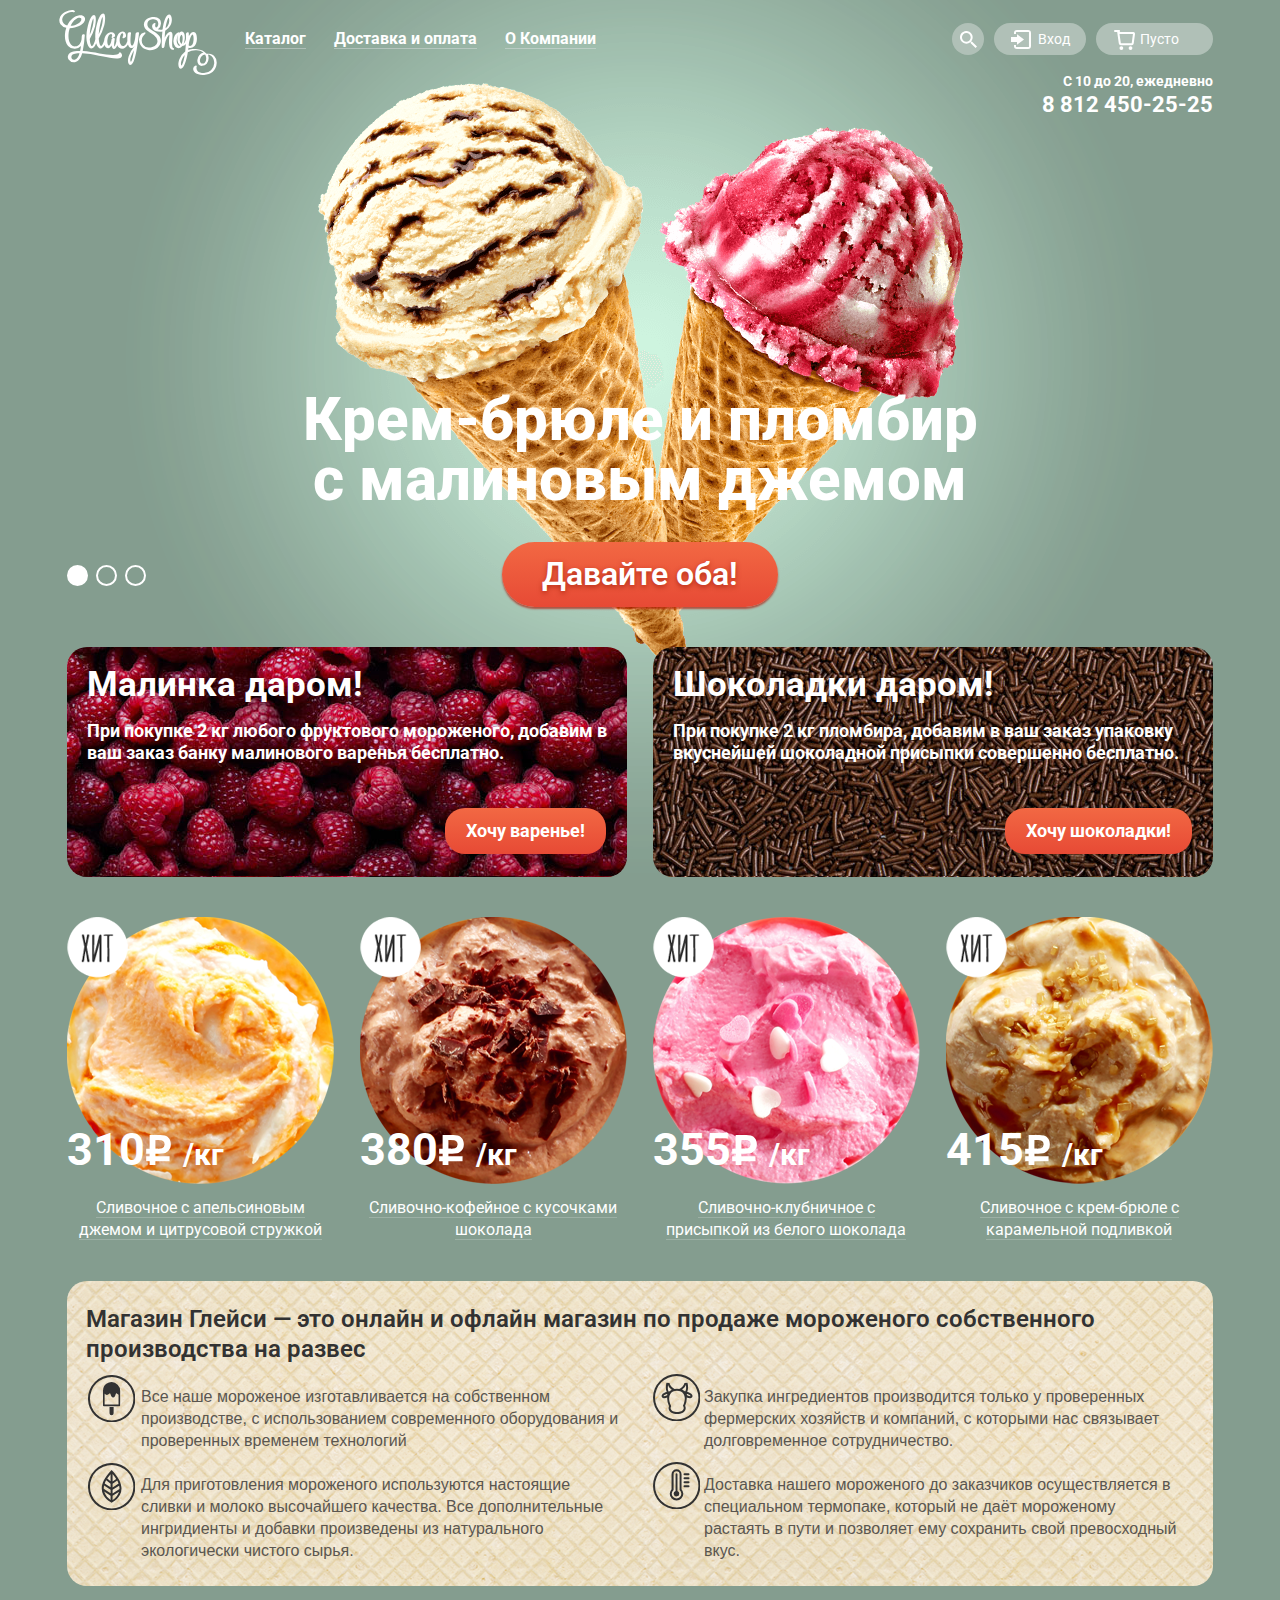
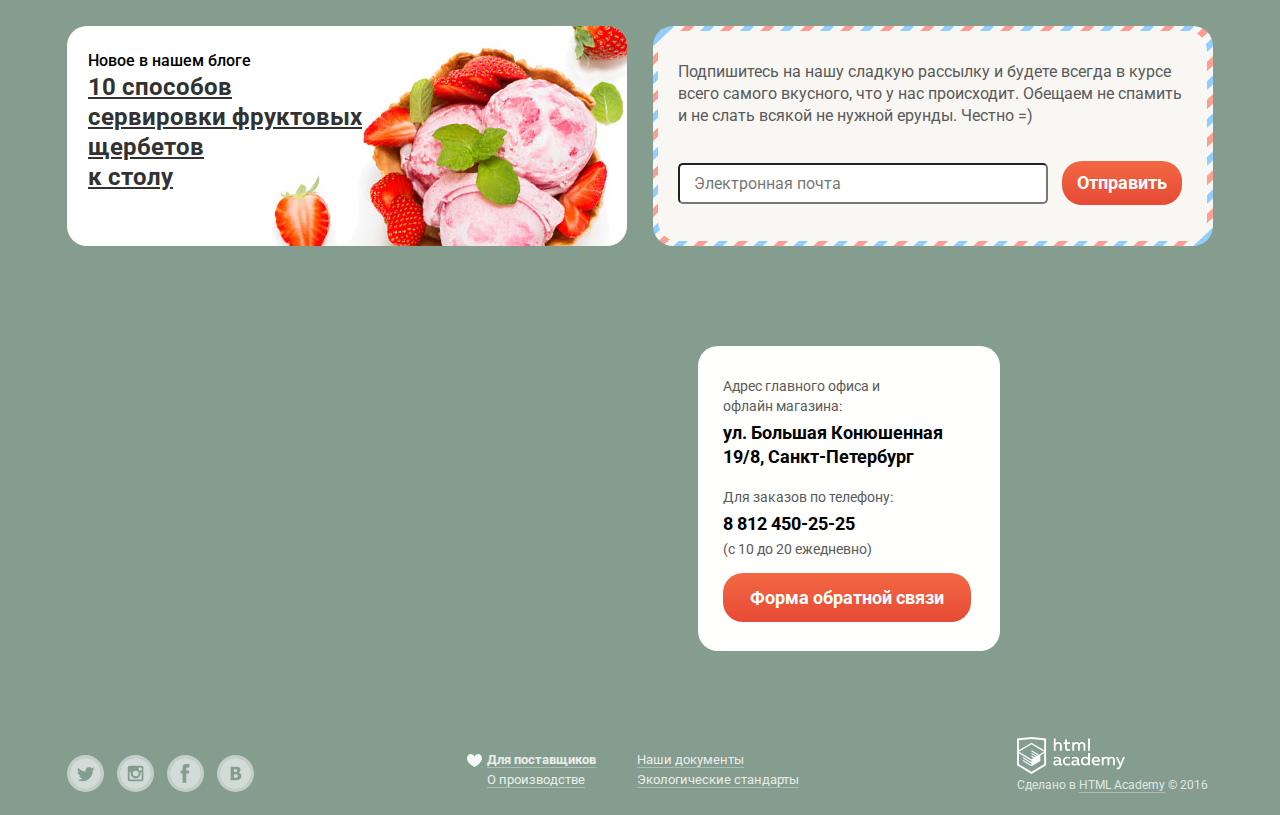
<file: index.html>
<!DOCTYPE html>
<html lang="ru">
  <head>
    <meta charset="utf-8">
    <title>HTML Academy: Глейси</title>
    <link href="https://fonts.googleapis.com/css?family=Roboto:400,700&subset=cyrillic" rel="stylesheet">
    <link rel="stylesheet" type="text/css" href="css/normalize.css">
    <link rel="stylesheet" type="text/css" href="css/style.css">
  </head>
  <body>
    <input type="radio" id="btn-1" name="toggle" checked>
    <input type="radio" id="btn-2" name="toggle">
    <input type="radio" id="btn-3" name="toggle">
  <div class="site-wrapper">
  <div class="content-wrapper">
  	<header class="main-header">
  		<div class="container clearfix">
      <div class="logo">
        <img src="img/11logotip.svg" width="160" height="65">
      </div>
  			<nav class="main-navigation">
  				<ul class="main-menu">
  					<li class="shadow-link">
  						<a href="catalog.html" class="catalog link-catalog">Каталог</a>
  						<ul class="navigation-submenu">
  							<li>
  								<a href="#" class="new">Новинки</a>
  							</li>
  							<li>
  								<a href="catalog.html">Сливочное</a>
  							</li>
  							<li>
  								<a href="#">Щербеты</a>
  							</li>
  							<li>
  								<a href="#">Фруктовый лед</a>
  							</li>
  							<li>
  								<a href="#">Мелорин</a>
  							</li>
  						</ul>
  					</li>
  					<li class="shadow-link">
  						<a class="link-catalog" href="#">Доставка и оплата</a>
  					</li>
  					<li class="shadow-link">
  						<a class="link-catalog" href="#">О Компании</a>
  					</li>
  				</ul>
  			</nav>
  			<div class="user-block">
          <ul class="user-menu">
            <li class="search-container wrapper">
              <a class="search" href="#"></a>
              <div class="inside-search">
                <form class="search-form" action="/" method="post">
                <input type="search" name="search" id="search" placeholder="Что ищем?">  
              </div>
            </li>
            <li class="login-container wrapper">  
              <a class="login" href="#">Вход</a>
              <div class="inside-login">
                <form class="login-form clearfix" action="/" method="post">
                  <input type="email" name="login" id="login" placeholder="Электронная почта">
                  <input type="password" name="password" placeholder="Пароль">
                  <input class="btn entry-btn" type="submit" name="entry" value="Войти">
                  <div class="login-help">
                  <a class="forgot-password" href="#">Забыли пароль?</a>
                  <a class="new-registration" href="#">Новая регистрация</a>
                  </div>
                </form>
              </div>
            </li>
            <li class="cart-container wrapper">
              <a class="cart" href="#">Пусто</a>
              <div class="inside-cart">
                <table  class="cart-product">
                  <caption>Итого: 750 руб.</caption>
                  <tr>
                    <td class="cross"></td>
                    <td class="litle-ice1"></td> 
                    <td class="full-cart-discription">
                      Пломбир с апельсиновым джемом
                    </td>
                    <td>
                      1,5 кг x <span class="price-kg">200 руб</span>
                    </td>
                    <td>
                      300 руб.
                    </td>
                  </tr>
                  <tr>
                    <td class="cross">
                      
                    </td>
                    <td class="litle-ice2">
                      
                    </td>
                    <td class="full-cart-discription">
                      Клубничный пломбир с присыпкой из белого шоколада
                    </td>
                    <td>
                      1,5 кг x <span class="price-kg">300 руб</span>
                    </td>
                    <td>
                      450 руб.
                    </td>
                  </tr>
                </table>
                <a class="cart-btn btn" href="#">Оформить заказ</a>
              </div>
            </li>
          </ul>
          <ul class="schedule">
            <li class="schedule-hours">С 10 до 20, ежедневно</li>
            <li class="schedule-phone">8 812 450-25-25</li>
          </ul>  
  			</div>
         
  		</div>
  	</header>
  	<main>
      <div class="container">
      <div class="slider">
        <div class="slide" id="slide-1">
            <div class="slide-title">Крем-брюле и пломбир с малиновым джемом</div>
            <a class="slide-btn" href="#">Давайте оба!</a>
         </div>
        <div class="slide" id="slide-2">
            <div class="slide-title">Шоколадный пломбир и лимонный сорбет</div>
            <a class="slide-btn" href="#">Давайте оба!</a>
        </div>
        <div class="slide" id="slide-3">
            <div class="slide-title">Пломбир с помадкой и клубничный щербет</div>
            <a class="slide-btn" href="#">Давайте оба!</a>
        </div>
        <div class="slider-controls">
            <label for="btn-1"></label>
            <label for="btn-2"></label>
            <label for="btn-3"></label>
        </div>
      </div>
  		<div class="left-banner">
  			<b class="banner-title">Малинка даром!</b>
  			<p class="banner-discpription">При покупке 2 кг любого фруктового мороженого, добавим в ваш заказ банку малинового варенья бесплатно.</p>
  			<a class="buy-btn btn" href="#">Хочу варенье!</a>
  		</div>
  		<div class="right-banner">
  			<b class="banner-title">Шоколадки даром!</b>
  			<p class="banner-discpription">При покупке 2 кг пломбира, добавим в ваш заказ упаковку вкуснейшей шоколадной присыпки совершенно бесплатно.</p>
  			<a class="buy-btn btn" href="">Хочу шоколадки!</a>
  		</div>
  		<div class="product">
            <img src="img/hit.png" class="hits" width="61" height="61">
            <span class="product-price">310<img src="img/rub.svg" width="27" height="30"> <span class="product-kg">/кг</span></span>
            <div class="active">
  			    <img src="img/creamy-orange-jam.png" class="product-picture" width="267" height="267">
                <h2 class="product-title">
                <a class="link-ice" href="catalog.html">Сливочное с апельсиновым джемом и цитрусовой стружкой</a>
                </h2>
                <a class="quick-view btn" href="#">Быстрый просмотр</a>
            </div>
  		</div>
  		<div class="product">
            <img src="img/hit.png" class="hits" width="61" height="61">
            <span class="product-price">380<img src="img/rub.svg" width="27" height="30"> <span class="product-kg">/кг</span></span>
            <div class="active">
  			    <img src="img/creamy-cofee.png" class="product-picture" width="267" height="267">
                <h2 class="product-title">
                <a class="link-ice" href="#">Сливочно-кофейное с кусочками шоколада</a>
                </h2>
                <a class="quick-view btn" href="#">Быстрый просмотр</a>
            </div>    
  		</div>
  		<div class="product">
            <img src="img/hit.png" class="hits" width="61" height="61">
            <span class="product-price">355<img src="img/rub.svg" width="27" height="30"> <span class="product-kg">/кг</span></span>
            <div class="active">
      			<img src="img/creamy-strawberry.png" class="product-picture" width="267" height="267">
                <h2 class="product-title">
                <a class="link-ice" href="#">Сливочно-клубничное с присыпкой из белого шоколада</a>
                </h2>
                <a class="quick-view btn" href="#">Быстрый просмотр</a>
            </div>    
  		</div>
  		<div class="product">
            <img src="img/hit.png" class="hits" width="61" height="61">
            <span class="product-price">415<img src="img/rub.svg" width="27" height="30"> <span class="product-kg">/кг</span></span>
            <div class="active">
      			<img src="img/creme-brulee.png" class="product-picture" width="267" height="267">
                <h2 class="product-title">
                <a href="#">Сливочное с крем-брюле с карамельной подливкой</a>
                </h2>
                <a class="quick-view btn" href="#">Быстрый просмотр</a>
            </div>    
  		</div>
  		<div class="feature clearfix">
            <h2 class="feature-title">
              Магазин Глейси — это онлайн и офлайн магазин по продаже мороженого собственного
              производства на развес
            </h2>
  					<p class="feature-discription ice-icon">
              Все наше мороженое изготавливается на собственном производстве, с использованием
              современного оборудования и проверенных временем технологий
            </p>
  					<p class="feature-discription cow-icon">
              Закупка ингредиентов производится только у проверенных фермерских хозяйств и компаний,
              с которыми нас связывает долговременное сотрудничество.
            </p>
  					<p class="feature-discription leaf-icon">
              Для приготовления мороженого используются настоящие сливки и молоко высочайшего качества.
              Все дополнительные ингридиенты и добавки произведены из натурального экологически чистого сырья.
            </p>
  					<p class="feature-discription thermometer-icon">
            Доставка нашего мороженого до заказчиков осуществляется в специальном термопаке,
            который не даёт мороженому растаять в пути и позволяет ему сохранить свой превосходный вкус.
            </p>
  		</div>
  		<div class="news">
  			<h3>Новое в нашем блоге</h3>
  			<a class="news-link" href="#">10 способов сервировки фруктовых щербетов</br> к столу</a>
  		</div>
  		<div class="distribution">
  			<form class="distribution-form" action="/" method="post">
  			<p class="distribution-subscription">
          Подпишитесь на нашу сладкую рассылку и будете всегда в курсе всего самого вкусного,
          что у нас происходит. Обещаем не спамить и не слать всякой не нужной ерунды. Честно =)
        </p>
  			<input type="text" name="distribution-mail" placeholder="Электронная почта">
  			<input class="btn" type="submit" name="send" value="Отправить">
  			</form>
  		</div>
      </div>
  		<div class="map">
        <iframe src="https://www.google.com/maps/embed?pb=!1m18!1m12!1m3!1d1998.5991043651595!2d30.320894616394252!3d59.93879418187624!2m3!1f0!2f0!3f0!3m2!1i1024!2i768!4f13.1!3m3!1m2!1s0x4696310fca5ba729%3A0xea9c53d4493c879f!2z0JHQvtC70YzRiNCw0Y8g0JrQvtC90Y7RiNC10L3QvdCw0Y8g0YPQuy4sIDE5LCDQodCw0L3QutGCLdCf0LXRgtC10YDQsdGD0YDQsywg0KDQvtGB0YHQuNGPLCAxOTExODY!5e0!3m2!1sru!2s!4v1476466772459" width="1200" height="430" frameborder="0" style="border:0" allowfullscreen>
        </iframe>
  			<div class="contact">
  				<p class="contact-normal">
            Адрес главного офиса и</br>
            офлайн магазина:
          </p>
  				<p class="contact-bold">
            ул. Большая Конюшенная
            19/8, Санкт-Петербург
          </p>
  				<p class="contact-normal">
            Для заказов по телефону:
          </p>
          <p class="contact-bold number">  
  				  8 812 450-25-25
          </p>
          <p class="contact-normal everyday">
  				  (с 10 до 20 ежедневно)
          </p>  
  				<a class="contact-btn btn" href="#">Форма обратной связи</a>
  			</div>
  		</div>
  	</main>
  	<footer class="main-footer">
  		<div class="container clearfix">
  			<section class="footer-social">
  				<a class="social-btn social-btn-twitter" href="https://www.twitter.com"></a>
  				<a class="social-btn social-btn-instagram" href="https://www.instagram.com"></a>
  				<a class="social-btn social-btn-facebook" href="https://www.facebook.com"></a>
  				<a class="social-btn social-btn-vk" href="https://vk.com"></a>
  			</section>
  			<section class="social-info">
  				<div class="left-social-info">
  					<a class="for-deliveries" href="#">Для поставщиков</a></br>
  					<a href="#">О производстве</a>
  				</div>
  				<div class="right-social-info">
  					<a href="#">Наши документы</a></br>
  					<a href="#">Экологические стандарты</a>
  				</div>
  			</section>
  			<section class="made-in">
  				<div class="footer-logo"></div>
  				<span class="made-in-link">Сделано в <a href="#">HTML Academy</a> © 2016</span>
  			</section>
  		</div>
  	</footer>
    <div class="modal-content">
      <button class="modal-content-close" type="button" title="Закрыть">Закрыть</button>
        <form class="contact-form" action="/" method="post">
          <h2 class="contact-form-name">Мы обязательно вам ответим!</h2></br>
          <input type="text" name="contact-form-name" placeholder="Как вас зовут?"></br>
          <input type="text" name="contact-form-mail" placeholder="Ваша почта для ответа?"></br>
          <textarea class="modal-comment" rows="5" placeholder="Напишите что-нибудь..."></textarea><br>
          <input class="modal-btn btn" type="submit" name="contact-ansver" value="Отправить">
        </form>
    </div>
    </div>
    </div>
    <script src="js/popup.js" >
    </script>
  </body>
</html>
</file>
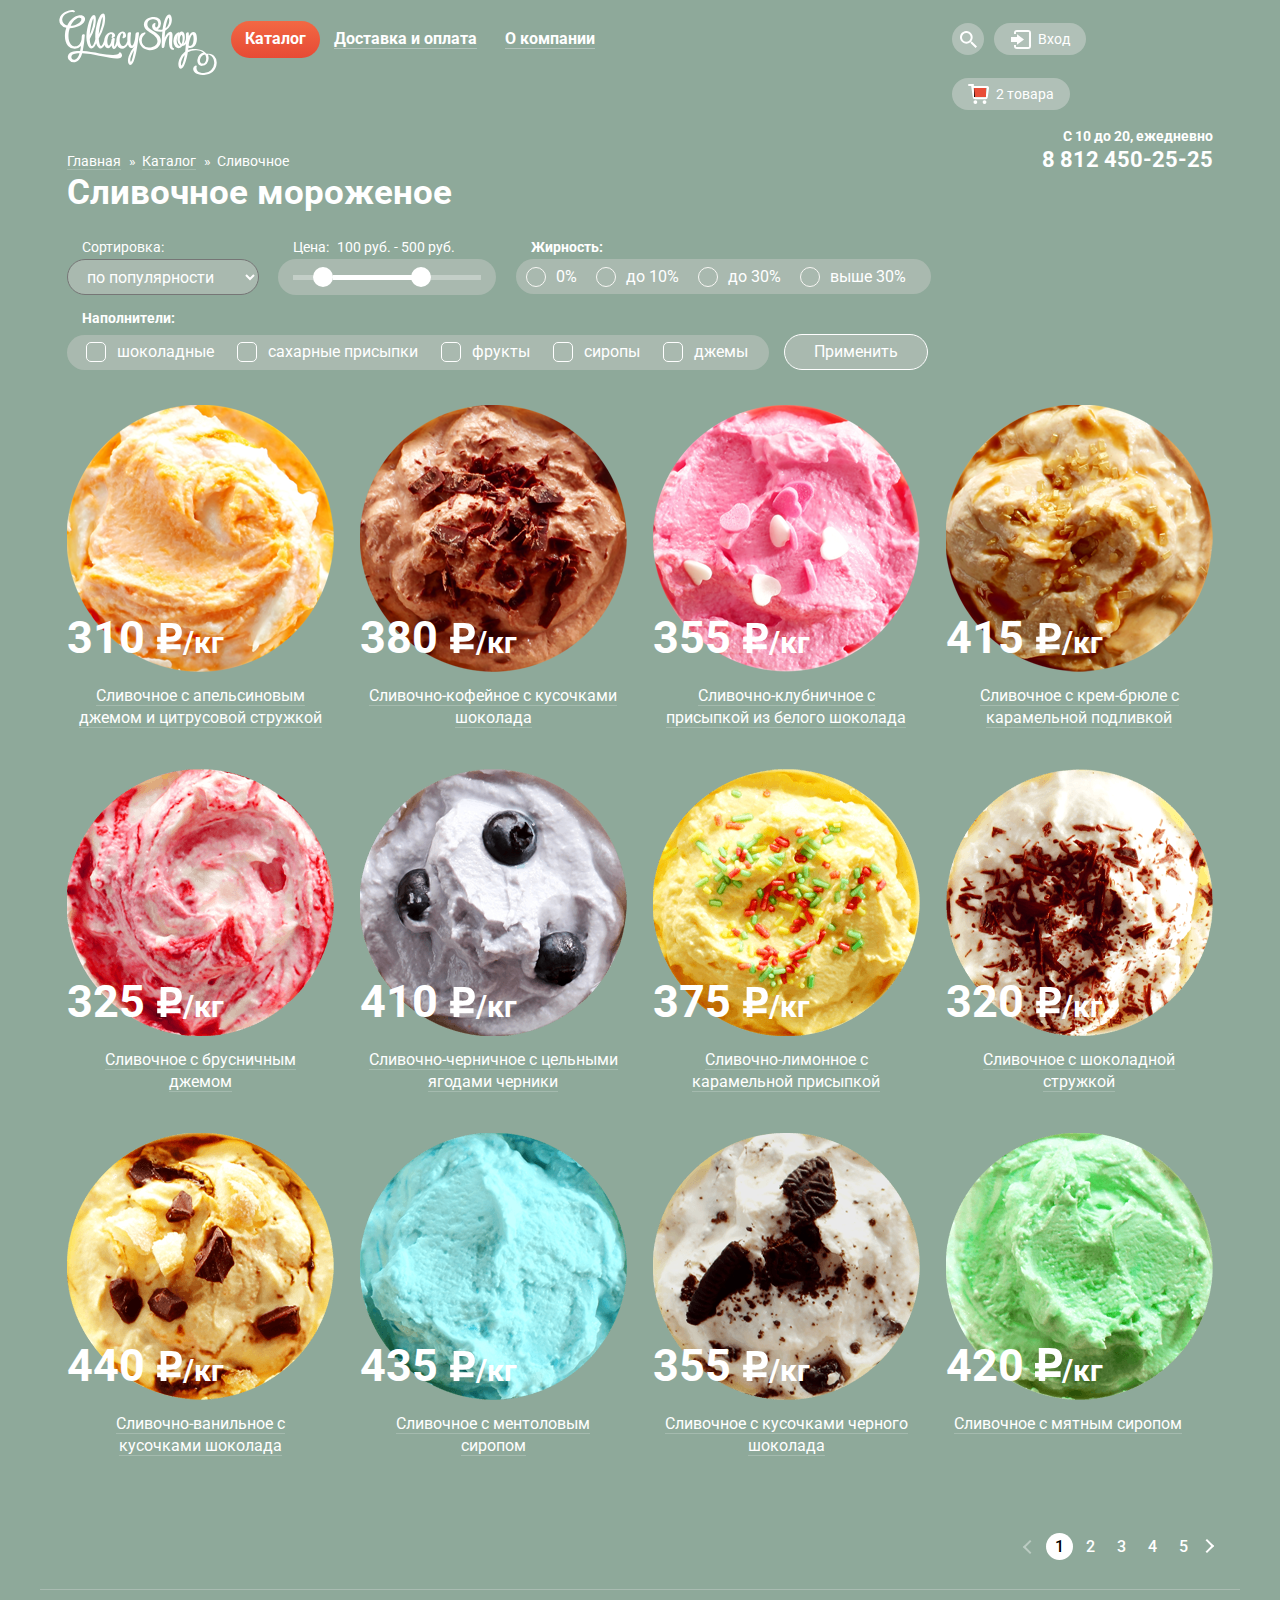
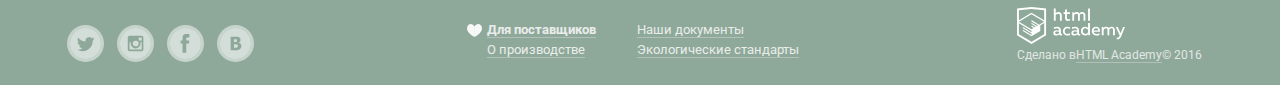
<file: catalog.html>
<!DOCTYPE html>
<html lang="ru">
   <head>
	    <meta charset="utf-8">
	    <title>Каталог Глейси</title>
	    <link href="https://fonts.googleapis.com/css?family=Roboto:400,700&subset=cyrillic" rel="stylesheet">
	    <link rel="stylesheet" type="text/css" href="css/normalize.css">
      	<link rel="stylesheet" type="text/css" href="css/style.css">
  </head>
  <body>
  <header class="main-header">
  		<div class="container clearfix">
      <div class="logo">
        <a href="index.html">
        <img src="img/11logotip.svg" width="160" height="65">
        </a>
      </div>
  			<nav class="main-navigation">
  				<ul class="main-menu">
  					<li class="shadow-link active-catalog">
  						<a class="catalog no-link">Каталог</a>
  						<ul class="navigation-submenu">
  							<li>
  								<a class="new" href="#">Новинки</a>
  							</li>
  							<li>
  								<a class="submenu-active" href="#">Сливочное</a>
  							</li>
  							<li>
  								<a href="#">Щербеты</a>
  							</li>
  							<li>
  								<a href="#">Фруктовый лед</a>
  							</li>
  							<li>
  								<a href="#">Мелорин</a>
  							</li>
  						</ul>
  					</li>
  					<li>
  						<a class="link-catalog" href="#">Доставка и оплата</a>
  					</li>
  					<li>
  						<a class="link-catalog" href="#">О компании</a>
  					</li>
  				</ul>
  			</nav>
  			<div class="user-block">
          <ul class="user-menu">
            <li class="search-container wrapper">
              <a class="search" href="#"></a>
              <div class="inside-search">
              <form class="search-form" action="/" method="post">
                <input type="search" name="search" placeholder="Что ищем?">  
              </div>
            </li>
            <li class="login-container wrapper">  
              <a class="login" href="#">Вход</a>
              <div class="inside-login">
                <form class="login-form clearfix" action="/" method="post">
                  <input type="email" name="login" placeholder="Электронная почта">
                  <input type="password" name="password" placeholder="Пароль">
                  <input class="btn entry-btn" type="submit" name="entry" value="Войти">
                  <div class="login-help">
                  <a class="forgot-password" href="#">Забыли пароль?</a>
                  <a class="new-registration" href="#">Новая регистрация</a>
                  </div>
                </form>
              </div>
            </li>
            <li class="cart-container wrapper">
              <a class="full-cart red" href="#">2 товара</a>
              <div class="inside-cart">
                <table class="cart-product">
                  <caption>Итого: 750 руб.</caption>
                  <tr>
                    <td class="cross"></td>
                    <td class="litle-ice1"></td> 
                    <td class="full-cart-discription">
                      Пломбир с апельсиновым джемом
                    </td>
                    <td>
                      1,5 кг x <span class="price-kg">200 руб</span>
                    </td>
                    <td>
                      300 руб.
                    </td>
                  </tr>
                  <tr>
                    <td class="cross">
                      
                    </td>
                    <td class="litle-ice2">
                      
                    </td>
                    <td class="full-cart-discription">
                      Клубничный пломбир с присыпкой из белого шоколада
                    </td>
                    <td>
                      1,5 кг x <span class="price-kg">300 руб</span>
                    </td>
                    <td>
                      450 руб.
                    </td>
                  </tr>
                </table>
                <a class="cart-btn btn" href="#">Оформить заказ</a>
              </div>
            </li>
          </ul>
          <ul class="schedule">
            <li class="schedule-hours">С 10 до 20, ежедневно</li>
            <li class="schedule-phone">8 812 450-25-25</li>
          </ul>  
        </div>
      </div>
  	</header>
  	<main class="container clearfix">
  		<ul class="breadcrumbs">
  			<li>
  				<a class="bread-active" href="index.html">Главная</a>
  			</li>
  			<li>
  				<a class="bread-active" href="#">Каталог</a>
  			</li>
  			<li>
  				<a>Сливочное</a>
  			</li>
  		</ul>
  		<h1 class="catalog-title">Сливочное мороженое</h1>
  		<div class="filter">
  			<form class="filter-form" action="/" method="post">
  				<div class="sorting">
	  				<div class="filter-title sorting-title">Сортировка:</div></br>
	  				<select class="sorting-select" size="1">
	  					<option value="popularity">по популярности</option>
	  					<option value="not-expensive">сначала недорогие</option>
	  					<option value="expensive">сначала дорогие</option>
	  					<option value="fatness">по жирности</option>
	  				</select>
  				</div>
  				<div class="price-regulation">
  					<div class="fliter-range">
  						<div class="filter-title">Цена:</div>
  						<div class="price-controls">
  							<label class="min-price">100 руб. -</label>
  							<label class="max-price">500 руб.</label>
  						</div>
  						<div class="range-controls">
  							<div class="scale">
  								<div class="bar"></div>
  							</div>
  							<div class="range-toggle range-toggle-min"></div>
  							<div class="range-toggle range-toggle-max"></div>
  						</div>
  					</div>
  				</div>
  				<div class="fatness-wrapper">
  					<h5 class="fatness-title">Жирность:</h5></br>
  						<div class="fatness">
  					<div class="fatness-radio">
	  					<input type="radio" name="radio-fatness" id="zero-percent">
	  					<label for="zero-percent" class="fatness-lable zero">0%</label>
  					</div>
  					<div class="fatness-radio">
  						<input type="radio" name="radio-fatness" id="to-ten-percent">
  						<label for="to-ten-percent" class="fatness-lable">до 10%</label>
  					</div>
  					<div class="fatness-radio">
  						<input type="radio" name="radio-fatness" id="to-thirty-percent">
  						<label for="to-thirty-percent" class="fatness-lable">до 30%</label>
  					</div>
  					<div class="fatness-radio">
  						<input type="radio" name="radio-fatness" id="after-thirty-percent">
  						<label for="after-thirty-percent" class="fatness-lable">выше 30%</label>
  					</div>
  						</div>
  				</div>
  				<div class="filler-wrapper">
  					<h5 class="filler-title">Наполнители:</h5></br>
  						<div class="filler-board">
		  					<div class="filler-checkbox">
			  					<input type="checkbox" name="chocolate" id="chocolate-check">
			  					<label for="chocolate-check" class="filler-lable">шоколадные</label>
			  				</div>
			  				<div class="filler-checkbox">	
			  					<input type="checkbox" name="sugar" id="sugar-check">
			  					<label for="sugar-check" class="filler-lable">сахарные присыпки</label>
			  				</div>
			  				<div class="filler-checkbox">
			  					<input type="checkbox" name="fruit" id="fruit-check">
			  					<label for="fruit-check" class="filler-lable">фрукты</label>
			  				</div>
			  				<div class="filler-checkbox">
			  					<input type="checkbox" name="syrup" id="syrup-check">
			  					<label for="syrup-check" class="filler-lable">сиропы</label>
			  					</div>
			  				<div class="filler-checkbox">
			  					<input type="checkbox" name="jam" id="jam-check">
			  					<label for="jam-check" class="filler-lable">джемы</label>
		  					</div>
	  					</div>
  				</div>
  				<input class="filter-btn" type="submit" name="btn" value="Применить">
  			</form>
  		</div>
  		<div class="product">
  			<span class="product-price">310 <img src="img/rub.svg" width="27" height="30"><span class="product-kg">/кг</span></span>
  			<div class="active">
	  			<img src="img/creamy-orange-jam.png" class="product-picture" width="267" height="267">
	  			<h2 class="product-title">
	  			<a class="link-ice" href="#">Сливочное с апельсиновым джемом и цитрусовой стружкой</a>
	  			</h2>
        		<a class="quick-view btn" href="#">Быстрый просмотр</a>
        	</div>	
  		</div>
  		<div class="product">
  			<span class="product-price">380 <img src="img/rub.svg" width="27" height="30"><span class="product-kg">/кг</span></span>
  			<div class="active">
	  			<img src="img/creamy-cofee.png" class="product-picture" width="267" height="267">
	  			<h2 class="product-title">
	  			<a class="link-ice" href="#">Сливочно-кофейное с кусочками шоколада</a>
	  			</h2>
        		<a class="quick-view btn" href="#">Быстрый просмотр</a>
        	</div>	
  		</div>
  		<div class="product">
  			<span class="product-price">355 <img src="img/rub.svg" width="27" height="30"><span class="product-kg">/кг</span></span>
  			<div class="active">
	  			<img src="img/creamy-strawberry.png" class="product-picture" width="267" height="267">
	  			<h2 class="product-title">
	  			<a class="link-ice" href="#">Сливочно-клубничное с присыпкой из белого шоколада</a>
	  			</h2>
	        	<a class="quick-view btn" href="#">Быстрый просмотр</a>
	        </div>	
  		</div>
  		<div class="product">
  			<span class="product-price">415 <img src="img/rub.svg" width="27" height="30"><span class="product-kg">/кг</span></span>
  			<div class="active">
	  			<img src="img/creme-brulee.png" class="product-picture" width="267" height="267">
	  			<h2 class="product-title">
	  			<a class="link-ice" href="#">Сливочное с крем-брюле с карамельной подливкой</a>
	  			</h2>
	        	<a class="quick-view btn" href="#">Быстрый просмотр</a>
	        </div>	
  		</div>
  		<div class="product">
  			<span class="product-price">325 <img src="img/rub.svg" width="27" height="30"><span class="product-kg">/кг</span></span>
  			<div class="active">
	  			<img src="img/lingonberry-jam.png" class="product-picture" width="267" height="267">
	  			<h2 class="product-title">
	  			<a class="link-ice" href="#">Сливочное с брусничным джемом</a>
	  			</h2>
	        	<a class="quick-view btn" href="#">Быстрый просмотр</a>
	        </div>	
  		</div>
  		<div class="product">
  			<span class="product-price">410 <img src="img/rub.svg" width="27" height="30"><span class="product-kg">/кг</span></span>
  			<div class="active">
	  			<img src="img/creamy-blueberry.png" class="product-picture" width="267" height="267">
	  			<h2 class="product-title">
	  			<a class="link-ice" href="#">Сливочно-черничное с цельными ягодами черники</a>
	  			</h2>
	        	<a class="quick-view btn" href="#">Быстрый просмотр</a>
	        </div>
  		</div>
  		<div class="product">
  			<span class="product-price">375 <img src="img/rub.svg" width="27" height="30"><span class="product-kg">/кг</span></span>
  			<div class="active">
	  			<img src="img/creamy-lemon.png" class="product-picture" width="267" height="267">
	  			<h2 class="product-title">
	  			<a class="link-ice" href="#">Сливочно-лимонное с карамельной присыпкой</a>
	  			</h2>
	        	<a class="quick-view btn" href="#">Быстрый просмотр</a>
	        </div>	
  		</div>
  		<div class="product">
  			<span class="product-price">320 <img src="img/rub.svg" width="27" height="30"><span class="product-kg">/кг</span></span>
  			<div class="active">
	  			<img src="img/chocolate-chips.png" class="product-picture" width="267" height="267">
	  			<h2 class="product-title">
	  			<a class="link-ice" href="#">Сливочное с шоколадной стружкой</a>
	  			</h2>
	        	<a class="quick-view btn" href="#">Быстрый просмотр</a>
	        </div>	
  		</div>
  		<div class="product">
  			<span class="product-price">440 <img src="img/rub.svg" width="27" height="30"><span class="product-kg">/кг</span></span>
  			<div class="active">
	  			<img src="img/creamy-vanila.png" class="product-picture" width="267" height="267">
	  			<h2 class="product-title">
	  			<a class="link-ice" href="#">Сливочно-ванильное с кусочками шоколада</a>
	  			</h2>
	        	<a class="quick-view btn" href="#">Быстрый просмотр</a>
	        </div>	
  		</div>
  		<div class="product">
  			<span class="product-price">435 <img src="img/rub.svg" width="27" height="30"><span class="product-kg">/кг</span></span>
  			<div class="active">
	  			<img src="img/creamy-menthol.png" class="product-picture" width="267" height="267">
	  			<h2 class="product-title">
	  			<a class="link-ice" href="#">Сливочное с ментоловым сиропом</a>
	  			</h2>
	        	<a class="quick-view btn" href="#">Быстрый просмотр</a>
	        </div>	
  		</div>
  		<div class="product">
  			<span class="product-price">355 <img src="img/rub.svg" width="27" height="30"><span class="product-kg">/кг</span></span>
  			<div class="active">
	  			<img src="img/creamy-black-chocolate.png" class="product-picture" width="267" height="267">
	  			<h2 class="product-title">
	  			<a class="link-ice" href="#">Сливочное с кусочками черного шоколада</a>
	  			</h2>
	        	<a class="quick-view btn" href="#">Быстрый просмотр</a>
	        </div>	
  		</div>
  		<div class="product">
  			<span class="product-price">420 <img src="img/rub.svg" width="27" height="33"><span class="product-kg">/кг</span></span>
  			<div class="active">
	  			<img src="img/creamy-mint.png" class="product-picture" width="267" height="267">
	  			<h2 class="product-title">
	  			<a class="link-ice" href="#">Сливочное с мятным сиропом</a>
	  			</h2>
	        	<a class="quick-view btn" href="#">Быстрый просмотр</a>
	        </div>	
  		</div>
  		<ul class="paginator">
  			<li>
	  			<a class="prev" href="#"></a>
	  		</li>
	  		<li>	
	  			<a class="current" href="#">1</a>
	  		</li>
	  		<li>	
	  			<a class="pages" href="#">2</a>
	  		</li>
	  		<li>	
	  			<a class="pages" href="#">3</a>
	  		</li>
	  		<li>	
	  			<a class="pages" href="#">4</a>
	  		</li>
	  		<li>	
	  			<a class="pages" href="#">5</a>
	  		</li>
	  		<li>	
	  			<a class="next" href="#"></a>
	  		</li>	
  		</ul>
  	</main>
  	<footer class="main-footer">
      <div class="container clearfix second-footer">
        <section class="footer-social">
          <a class="social-btn social-btn-twitter" href="#"></a>
          <a class="social-btn social-btn-instagram" href="#"></a>
          <a class="social-btn social-btn-facebook" href="#"></a>
          <a class="social-btn social-btn-vk" href="#"></a>
        </section>
        <section class="social-info">
          <div class="left-social-info">
            <a class="for-deliveries" href="#">Для поставщиков</a></br>
            <a href="#">О производстве</a>
          </div>
          <div class="right-social-info">
            <a href="#">Наши документы</a></br>
            <a href="#">Экологические стандарты</a>
          </div>
        </section>
        <section class="made-in">
          <div class="footer-logo"></div>
          <span class="made-in-link">Сделано в<a href="#">HTML Academy</a>© 2016</span>
        </section>
      </div>
    </footer>
  </body>
</html>
</file>
<file: css/style.css>
﻿body{
	min-width: 1200px;
	font-weight: normal;
	font-size: 16px;
	line-height: 1.2;
	font-family: "Roboto", "Arial", sans-serif;
	background-color: #8ea99a;
	margin: 0 auto;
	padding: 0;
}

body > input[type="radio"] {
  display: none;
}


.site-wrapper{
	background: #849d8f url("../img/slide-1.png") no-repeat top center;
	transition: background-image 0.5s ease, background-color 0.5s ease;
}

.site-wrapper:before,
.site-wrapper:after {
  content: "";

  visibility: hidden;
}

.site-wrapper:before {
  background-image: url("../img/slide-2.png");
}

.site-wrapper:after {
  background-image: url("../img/slide-3.png");
}

.slider{
	position: relative;
	padding-top: 270px;
	text-align: center;
	color: #ffffff; 
}

.slide {
  display: none;
}

.slide-title {
  width: 700px;
  margin: 0 auto;
  margin-bottom: 31px;

  font-weight: 800;
  font-size: 60px;
  line-height: 60.35px;
}

.slide-btn {
  display: inline-block;
  padding: 12px 40px;
  margin-bottom: 40px;
  font-weight: 600;
  font-size: 32px;
  line-height: 41px;
  vertical-align: top;
  color: #ffffff;
  text-decoration: none;
  text-shadow: 0 2px 5px rgba(160, 32, 11, 0.76);

  background: #f26843;
  background:    -moz-linear-gradient(top, #f26843 0%, #e74a35 100%);
  background: -webkit-linear-gradient(top, #f26843 0%, #e74a35 100%);
  background:         linear-gradient(to bottom, #f26843 0%, #e74a35 100%);
  border-radius: 100px;
  box-shadow: 0 2px 2px rgba(172, 16, 0, 0.64);
}

.slide-btn:hover {
  background:    -moz-linear-gradient(top, #f58669 0%, #ec6f5e 100%);
  background: -webkit-linear-gradient(top, #f58669 0%, #ec6f5e 100%);
  background:         linear-gradient(to bottom, #f58669 0%, #ec6f5e 100%);
  box-shadow: 0 2px 2px rgba(172, 16, 0, 1);
}

.slide-btn:active {
  background:    -moz-linear-gradient(top, #d84732 0%, #e1613e 100%);
  background: -webkit-linear-gradient(top, #d84732 0%, #e1613e 100%);
  background:         linear-gradient(to bottom, #d84732 0%, #e1613e 100%);
  box-shadow: inset 0 2px 2px rgba(172, 16, 0, 1);
}

.slider-controls {
  position: absolute;
  bottom: 61px;
  left: 0;
  z-index: 20;

  font-size: 0;
}

.slider-controls label {
  display: inline-block;
  width: 17px;
  height: 17px;
  margin-right: 8px;

  vertical-align: top;

  background-color: transparent;
  border: 2px solid #ffffff;
  border-radius: 50%;
  cursor: pointer;
}

.slider-controls label:hover{
	background-color: #b2c1b7; 
}

#btn-1:checked ~ .site-wrapper #slide-1,
#btn-2:checked ~ .site-wrapper #slide-2,
#btn-3:checked ~ .site-wrapper #slide-3 {
  display: block;
}

#btn-1:checked ~ .site-wrapper {
  background-color: #849d8f;
  background-image: url("../img/slide-1.png");
}

#btn-2:checked ~ .site-wrapper {
  background-color: #8996a6;
  background-image: url("../img/slide-2.png");
}

#btn-3:checked ~ .site-wrapper {
  background-color: #9d8b84;
  background-image: url("../img/slide-3.png");
}

#btn-1:checked ~ .site-wrapper label[for="btn-1"],
#btn-2:checked ~ .site-wrapper label[for="btn-2"],
#btn-3:checked ~ .site-wrapper label[for="btn-3"] {
  background-color: #ffffff;
}

.feature-title{
	font-size: 24px;
	line-height: 30px;
	color: #323232;
	font-weight: normal;
	font-family: "Roboto", "Arial", sans-serif;
}

.clearfix{
	content: "";
	display: table;
	clear: both;
}

.logo{
	float: left;
	margin-left: -9px;
  padding-top: 9px;
	padding-top: 10px;
	width: 160px;
}

.container{
	font-size: 16px;
	width: 1146px;
	margin: 0 auto;
	padding: 0 27px;
}

.main-header{
	color: #ffffff;
}

.main-navigation{
	float: left;
	width: 700px;
	min-height: 120px;
}

.main-menu{
	margin: 0;
	padding: 0;
	padding-top: 21px;
	padding-left: 13px; 
	list-style: none;
	font-size: 0;
}

.main-menu > li{
	display: inline-block;
	vertical-align: top;
	position: relative;
	padding: 9px 14px;
}


.main-menu a{
	display: block;
	color: inherit;
	font-size: 16px;
	line-height: 18px;
	font-weight: bold;
	text-decoration: none;
}

.link-catalog{
	border-bottom: 1px solid rgba(230,230,235,.4);
}

.main-menu li:hover{
	color: #333333;
	background: #f7f6f3;
	border-radius: 25px;
}

.main-menu li:active{
	box-shadow: inset 0 3px 2px 1px rgba(0,0,5,.4);
}

.active-catalog{
	background: linear-gradient(to bottom, #f26843 0%, #e74a35 100%);
	padding: 6px 14px;
	border-radius: 20px;
}

.no-link{
	border-bottom: 1px solid transparent;
}

.main-menu .navigation-submenu{
  position: absolute;
	width: 144px;
	margin: 0;
	padding: 0;
	left: -7px;
	top: 37px;
	list-style: none;
	background: #f8f7f4;
	box-shadow: 0 20px 20px 0 rgba(0,0,0,.4);
	display: none;
}

li:hover .navigation-submenu{
  	display: block;
  	border-radius: 10px;
  	padding-top: 7px;
  	padding-bottom: 7px;
  	z-index: 10;
  	border-top: 3px solid rgba(142,169,154,1);
}

.navigation-submenu a{
  	color: black;
  	font-size: 14px;
  	line-height: 16px;
  	font-weight: normal;
  	padding: 6px 8px;
  	padding-left: 22px;
  	margin: 0;
}

.navigation-submenu a:hover{
  	padding: 6px 8px;
  	padding-left: 22px;
  	margin: 0;
  	border-radius: 0;  	
  	background: #fbded7;
}

.navigation-submenu a:active{
	background: #f6b5a5;
}

.navigation-submenu .new{
	font-weight: bold;
	padding-bottom: 14px;
	border-bottom: 1px solid rgba(53,53,53,.2);
}

.navigation-submenu .new:hover{
	padding-bottom: 14px;
}

.navigation-submenu .submenu-active{
	background: #d07058;
	color: #ffffff;
}

.user-block{
	float: right;
	width: 261px;
	padding: 0;
}

.user-block .wrapper{
	position: relative;
	display: inline-block;
	vertical-align: top;
	margin-right: 10px; 
}

.user-block li:nth-child(3){
	margin-right: 0;
}

.user-block .user-menu{
	margin: 0;
	padding: 0;
	margin-bottom: 18px;
	list-style: none;
	font-size: 0;
}

.user-block a{
	display: block;
	margin-top: 23px;
}

.user-block .search{
	font-size: 14px;
	line-height: 16px;
	font-weight: normal;
	text-decoration: none;
	font-family: "Roboto", "Arial", "sans-serif";
	width: 32px;
	height: 32px;
	border-radius: 50%;
	background: #b0c0b7 url("../img/5search.svg") no-repeat 50% 50%;
}

.search:hover{
	background: #f8f7f4 url("../img/black-search.svg") no-repeat 8px 8px;
}

.user-block .inside-search{
	position: absolute;
	left: -308px;
	z-index: 40;
	display: none;
	width: 342px;
	background: #f8f7f4;
	border-radius: 6px;
	border-top: 4px solid rgba(142,169,154,1);
	box-shadow: 0 20px 20px 0 rgba(0,0,0,.4);
}

.search-container:hover .inside-search{
	display: block;
}

.search-form input[type=search] {
	width: 280px;
	min-height: 24px;
	margin: 20px 15px;
	padding: 9px 15px;
	font-size: 14px;
	line-height: 24px;
	font-family: "Roboto", Arial, sans-serif;
	color: #323232;
	background: #ffffff;
	border: 1px solid #d3d3d2;
	border-radius: 5px;
	box-sizing: content-box;
	outline: none;
}

.user-block .login{
	font-size: 14px;
	line-height: 16px;
	font-weight: normal;
	text-decoration: none;
	font-family: "Roboto", "Arial", "sans-serif";	
	position: relative;
	color: #ffffff;
	padding: 8px 16px 8px 44px;
	background: #b0c0b7;
	border-radius: 25px;
}

.login:hover{
	background: #f8f7f4;
	color: black;
}

.login::before{
	content: "";
	position: absolute;
	top: 5px;
	left: 16px;
	width: 22px;
	height: 22px;
	background: #b0c0b7 url("../img/6enter.svg") no-repeat 50% 50%;
}

.login:hover::before{
	background: #f8f7f4 url("../img/black-enter.svg") no-repeat 50% 50%;
}

.user-block .inside-login{
	position: absolute;
	left: -182px;
	z-index: 40;
	padding-top: 20px;
	padding-left: 20px;
	padding-bottom: 20px; 
	display: none;
	width: 257px;
	border-top: 4px solid rgba(142,169,154,1);
	background: #f8f7f4;
	border-radius: 6px;
}

.login-container:hover .inside-login{
	display: block;
	box-shadow: 0 20px 20px 0 rgba(0,0,0,.4);
}

.inside-login input[type=email],
.inside-login input[type=password]{
	display: block;
	width: 211px;
	min-height: 24px;
	margin-bottom: 20px;
	padding: 9px 14px;
	font-size: 14px;
	line-height: 24px;
	font-family: "Roboto", Arial, sans-serif;
	color: #323232;
	background: #ffffff;
	border: 1px solid #d3d3d2;
	border-radius: 5px;
	outline: none;
}

.entry-btn{
	display: block;
	border: none;
	width: 100px;
	padding: 10px 25px;
	margin-right: 20px;
	background: #ef603f;
	color: #fefefe;
	font-size: 18px;
	line-height: 24px;
	font-weight: bold;
	font-family: "Roboto", Arial, sans-serif;
	border-radius: 20px;
	outline: none;
	float: left;
}

.btn{
	font-size: 18px;
	line-height: 24px;
	font-weight: bold;
	font-family: "Roboto", Arial, sans-serif;
	cursor: pointer;
	border-radius: 20px;
	color: #ffffff;
	text-decoration: none;
	background: linear-gradient(to bottom, #f26843 0%, #e74a35 100%);
}

.btn:hover{
	background: #f07963;
}

.btn:active{
	background: #dc5639;
	box-shadow: inset 0 3px 2px 1px rgba(0,0,5,.4);
}

.login-help{
	max-width: 120px;
	float: left;
}

.login-help a{
	display: block;
	text-decoration: underline;
	color: #323232;
	font-size: 13px;
	line-height: 24px; 
	margin-top: 0;
}

.user-block .cart{
	font-size: 14px;
	line-height: 16px;
	font-weight: normal;
	text-decoration: none;
	font-family: "Roboto", "Arial", "sans-serif";
	position: relative;
	color: #ffffff;
	padding: 8px 34px 8px 44px;
	background: #b0c0b7;
	border-radius: 25px;
	max-width: 117px;
}

.cart:hover{
	background: #f8f7f4;
	color: black;
}

.cart::before{
	content: "";
	position: absolute;
	top: 7px;
	left: 18px;
	background: #b0c0b7 url("../img/7basket.svg") no-repeat;
	color: #ffffff;
	width: 22px;
	height: 22px;
}

.cart:hover::before{
	background: #f8f7f4 url("../img/black-basket.svg") no-repeat;
}

.user-block .full-cart{
	font-size: 14px;
	line-height: 16px;
	font-weight: normal;
	text-decoration: none;
	font-family: "Roboto", "Arial", "sans-serif";
	position: relative;
	padding: 8px 16px 8px 44px;
	color: #ffffff;
	background: #b0c0b7 url("../img/7basket.svg") no-repeat 16px 6px;
	border-radius: 25px;
}

.full-cart:hover{
	background: #f8f7f4 url("../img/black-basket.svg") no-repeat 16px 6px;
	color: black;
}

.red::before{
	content: "";
	position: absolute;
	background: black url("../img/red-basket.svg") no-repeat;
	height: 9px;
	width: 12px;
	left: 22px;
	top: 10px;
}

.cart-container .inside-cart{
	display: none;
	position: absolute;
	min-height: 202px;
	width: 506px;
	background: #f8f7f4;
	border-top: 4px solid rgba(142,169,154,1);
	right: 0;
	border-radius: 10px;
	padding: 20px 17px;
	box-shadow: 0 20px 20px 0 rgba(0,0,0,.4);
	z-index: 30;
}

.cart-container:hover .inside-cart{
	display: block;
}

.cart-product{
	border-bottom: 1px solid #cacac7;
	width: 510px;
	border-collapse: collapse;
}

.cart-product tr{
	display: block;
	padding-bottom: 20px;
}

.cart-product td{
	display: inline-block;
	font-size: 13px;
	line-height: 16px;
	color: #646362;
	font-family: "Roboto", Arial, sans-serif;
	color: black;
	text-align: center;
}

.cross{
	width: 11px;
	height: 11px;
	background: url(../img/cross.svg) no-repeat;
	cursor: pointer;
	margin-right: 14px;
}

.litle-ice1{
	width: 33px;
	height: 33px;
	background: url("../img/litle-ice1.jpg") no-repeat;
	margin-right: 14px;
}

.litle-ice2{
	width: 33px;
	height: 33px;
	background: url("../img/litle-ice2.jpg") no-repeat;
	margin-right: 14px;
}

.full-cart-discription{
	width: 216px;
	margin-right: 33px;
}

.price-kg{
	color: #a6a6a5;
	margin-right: 30px;
}

.cart-btn{
	font-size: 18px;
	line-height: 24px;
	font-weight: bold;
	font-family: "Roboto", Arial, sans-serif;
	border-radius: 30px;
	padding: 11px 13px; 
	max-width: 150px;
	float: right;
}

caption{
	font-size: 15px;
	line-height: 18px;
	font-weight: bold;
	font-family: "Roboto", Arial, sans-serif;
	color: black;
	text-align: right;
	margin-top: 18px;
  caption-side: bottom;
}

.schedule{
	margin: 0;
	padding: 0;
	list-style: none;
	text-align: right;
}

.schedule-hours{
	padding-bottom: 4px;
	font-size: 14px;
	line-height: 16px;
	font-weight: bold;
}

.schedule-phone{
	font-size: 22px;
	line-height: 24px;
	font-weight: bold;
	font-family: "Roboto";
}

.inside-login{
	display: none;
}

.left-banner{
	width: 520px;
	min-height: 196px;
	float: left;
	margin-right: 26px;
	margin-bottom: 40px;
	padding: 17px 20px;
	background: url("../img/raspberries-background.jpg");
	border-radius: 20px;
	position: relative;
}

.banner-title{
	font-size: 35px;
	line-height: 41px;
	color: #ffffff;
	font-weight: bold;
	font-family: "Roboto", "Arial", sans-serif;
}

.banner-discpription{
	margin-top: 15px; 
	font-size: 18px;
	line-height: 22px;
	font-weight: bold;
	font-family: "Roboto", Arial, sans-serif;
	color: #ffffff;
}

.right-banner{
	width: 520px;
	height: 196px;
	float: left;
	margin-bottom: 40px;
	padding: 17px 20px;
	background: url("../img/chokolate-background.jpg");
	border-radius: 20px;
	position: relative;
}

.buy-btn{
	float: right;
	position: absolute;
	bottom: 23px;
	right: 21px;
	padding: 11px 21px;
}

.product{
	display: block;
	float: left;
	width: 267px;
	min-height: 324px;
	position: relative;
	margin-right: 26px;
	margin-bottom: 40px;
}

.product:hover .active{
	position: absolute;
	background: rgba(167,184,173,.4);
	padding-top: 6px;
	padding-left: 13px;
	padding-right: 13px;
	padding-bottom: 22px;
	width: 267px;
	min-height: 387px;
	top: -6px;
	left: -13px;
	border-radius: 20px;
	box-shadow: 0 20px 20px 0 rgba(0,0,0,.4);
	z-index: 20;
}

.active:hover .quick-view{
	display: block;
	position: absolute;
	bottom: 23px;
	left: 33px;
	padding: 10px 25px;
}

.product-picture{
	width: 267px;
	height: 267px;
}

.product:nth-child(4n+3){
	margin-right: 0;
}

.product-price{
	position: absolute;
	top: 210px;
	color: #ffffff;
	font-size: 45px;
	line-height: 45px;
	font-weight: bold;
	font-family: "Roboto", Arial, sans-serif;
	z-index: 40;
}

.product-kg{
	color: #ffffff;
	font-size: 30px;
	line-height: 45px;
	font-weight: bold;
	font-family: "Roboto", Arial, sans-serif;
}

.product-title{
	position: absolute;
	min-height: 44px;
	margin-top: 9px;
	padding: 0 8px;
	font-size: 16px;
	line-height: 22px;
	font-weight: normal;
	text-align: center;
	max-width: 250px;
}

.product-title a{
	color: #ffffff;
	border-bottom: 1px solid rgba(255,255,255,.2);
	text-decoration: none;
}

.product-title a:hover{
	color: #ffbc9e;
	border-bottom: 1px solid #ffbc9e;
}

.hits{
	width: 61px;
	height: 61px;
	position: absolute;
	top: 0;
	left: 0;
	z-index: 40;
}

.feature{
	width: 1127px;
	height: 282px;
	border-radius: 20px;
	margin-bottom: 40px;
	padding-left: 19px;
	padding-top: 23px;
	padding-right: 0;
	background: url("../img/wafer.png");
}

.feature h2{
	margin: 0;
}

.feature p{
	margin: 0;
	padding: 0;
}

.feature-title{
	font-size: 24px;
	line-height: 30px;
	font-weight: 600;
	font-family: "Roboto", Arial, sans-serif;
}

.feature .feature-discription{
	position: relative;
	font-size: 16px;
	line-height: 22px;
	color: #5a5650;
	width: 479px;
	min-height: 56px;
	padding-left: 55px;
	margin-right: 29px;
	margin-top: 22px;
	float: left;
	font-family: "Roboto Regular", Arial, sans-serif;
}
 

.ice-icon::before{
	content: "";
	position: absolute;
	top: -11px;
	left: 2px;
	width: 47px;
	height: 47px;
	background: url("../img/3ice-icon.svg") no-repeat;
}

.cow-icon::before{
	content: "";
	position: absolute;
	top: -12px;
	left: 4px;
	width: 47px;
	height: 47px;
	background: url("../img/1cow.svg");
}

.leaf-icon::before{
	content: "";
	position: absolute;
	top: -11px;
	left: 2px;
	width: 47px;
	height: 47px;
	background: url("../img/4leaf.svg");
}

.thermometer-icon::before{
	content: "";
	position: absolute;
	top: -12px;
	left: 4px;
	width: 47px;
	height: 47px;
	background: url("../img/2thermometer.svg");
}

.news{
	width: 539px;
	min-height: 196px;
	padding-top: 24px;
	padding-left: 21px;
	float: left;
	margin-right: 26px;
	margin-bottom: 40px;
	background: url("../img/strawberry-background.jpg");
	border-radius: 20px;
}

.news h3{
	padding: 0;
	margin: 0;
	font-size: 16px;
	line-height: 22px;
	font-weight: 500;
	font-family: "Roboto", Arial, sans-serif;
}

.news-link{
	display: block;
	font-size: 24px;
	line-height: 30px;
	font-weight: bold;
	color: #323232;
	width: 285px;
	font-family: "Roboto", Arial, sans-serif;
}

.distribution{
	width: 550px;
	padding: 5px 5px;
	float: left;
	margin-bottom: 40px;
	background: url("../img/mail-background.jpg");
	border-radius: 20px;
}

.distribution p{
	margin-top: 0;
}

.distribution-form{
	width: 514px;
	min-height: 180px;
	background: #f8f7f4;
	border-radius: 20px;
	padding-left: 20px;
	padding-right: 15px;
	padding-top: 30px;
}

.distribution-subscription{
	font-size: 16px;
	line-height: 22px;
	color: #5a5a5a;
	margin-bottom: 34px; 
}

.distribution input[type=submit]{
	border: none;
	outline: none;
	max-width: 130px;
	padding: 10px 15px;
}

.distribution input[type=text]{
	padding: 9px 14px;
	width: 338px;
	border-radius: 5px;
	margin-right: 10px;
}

.contact{
	position: absolute;
	display: block;
	top: 60px;
	right: 20%; 
	min-height: 245px;
	width: 252px;
	padding: 30px 25px;
	background: #fffffe;
	border-radius: 20px;
	
}

.contact p{
	margin-top: 0; 
}

.contact-normal{
	color: #5a5a5a;
	margin-bottom: 5px;
	font-size: 14px;
	line-height: 20px;
	font-family: "Roboto", Arial, sans-serif;
}

.contact-bold{
	font-size: 18px;
	line-height: 24px;
	font-weight: bold;
	font-family: "Roboto", Arial, sans-serif;
}

.number{
	margin-bottom: 3px;
}

.everyday{
	margin-bottom: 27px;
}

.contact-btn{
	padding: 14px 27px;
}

.map{
	position: relative;
	width: 1200px;
	min-height: 430px;
	overflow-x: hidden; 
	margin-left: auto;
	margin-right: auto;
}

.second-footer{
	border-top: 1px solid #a9bbb1;
}

.footer-social{
	float: left;
	width: 200px;
	margin-right: 200px;
	min-height: 60px;
	padding-top: 35px;
}

.social-btn{
	display: inline-block;
	vertical-align: top;
	width: 31px;
	height: 31px;
	margin-right: 9px;
	border-radius: 50%;
	border: 3px solid rgba(255,255,255,.5);
}

.social-btn:hover{
	border: 3px solid #dbe3de;
}

.social-btn:active{
	box-shadow: inset 1px 2px 1px 1px rgba(0,0,0,.4)
}

.social-btn-twitter{
	background: url("../img/white-twitter.svg") no-repeat 50% 50%;
	
}

.social-btn-twitter:hover{
	background: url("../img/12twitter.svg") no-repeat 50% 50%;
	transition: 0.5s;
}

.social-btn-instagram{
	background: url("../img/white-instagram.svg") no-repeat 50% 50%;
	
}

.social-btn-instagram:hover{
	background: url("../img/14instagram.svg") no-repeat 50% 50%;
	transition: 0.5s;
}

.social-btn-facebook{
	background: url("../img/white-fb.svg") no-repeat 50% 50%;
}

.social-btn-facebook:hover{
	background: url("../img/8fb.svg") no-repeat 50% 50%;
	transition: 0.5s;
}

.social-btn-vk{
	background: url("../img/white-vk.svg") no-repeat 50% 50%;
	
}

.social-btn-vk:hover{
	background: url("../img/13vk.svg") no-repeat 50% 50%;
	transition: 0.5s;
}

.social-info{
	float: left;
	width: 335px;
	min-height: 60px;
	padding-top: 29px;
}

.social-info a{
	font-size: 13px;
	line-height: 18px;
	font-family: "Roboto", Arial, sans-serif;
	text-decoration: none;
	color: #eaedeb;
	border-bottom: 1px solid rgba(230,230,235,.4);
}

.social-info a:hover{
	color: #ffbc9e;
	border-bottom: 1px solid #ffbc9e;
}

.for-deliveries{
	font-weight: bold;
}


.left-social-info{
	width: 145px;
	min-height: 34px;
	float: left;
	padding-left: 20px;
	background: url("../img/10heart.svg") no-repeat 0 5px;
}


.right-social-info{
	width: 165px;
	min-height: 34px;
	float: right;
}

.made-in{
	width: 196px;
	padding-top: 17px;
	float: right;
}

.footer-logo{
	background: url("../img/9footer-logo.svg") no-repeat;
	height: 37px;
	width: 110px;
}

.made-in-link{
	font-size: 12px;
	line-height: 18px;
	color: #e2e7e4;
	font-family: "Roboto", Arial, sans-serif;
}

.made-in-link a{
	font-size: 12px;
	line-height: 18px;
	color: #e2e7e4;
	font-family: "Roboto", Arial, sans-serif;
	text-decoration: none;
	border-bottom: 1px solid rgba(230,230,235,.4);
}

.made-in-link a:hover{
	color: #ffbc9e;
	border-bottom: 1px solid #ffbc9e;
}

.breadcrumbs{
	padding: 0;
	margin: -19px 0 0;
	font-size: 0;
	list-style: none;
}

.breadcrumbs > li{
	display: inline-block;
	vertical-align: top;
	font-size: 14px;
	line-height: 16px;
}

.breadcrumbs .bread-active{
	color: #ffffff;
	text-decoration: none;
	border-bottom: 1px solid rgba(255,255,255,.2);
}

.breadcrumbs a{
	color: #ffffff;
	text-decoration: none;
}

.breadcrumbs a:hover{
	color: #f4bab4;
}

.breadcrumbs .bread-active:hover{
	border-bottom: 1px solid #ffbc9e;
}

.breadcrumbs li:not(:last-child)::after {
  content: " » ";
  margin-left: 5px;
  margin-right: 6px;
  color: #ffffff;
}


.catalog-title{
	font-size: 35px;
	line-height: 41px;
	font-weight: bold;
	color: #ffffff;
	margin-top: 3px;
	margin-bottom: 33px;
}

.filter{
	width: 1146px;
	margin-bottom: 25px;
	margin-top: -7px;
}

.filter-form div{
	display: inline-block;
	vertical-align: top;
	margin-right: 15px;
	margin-bottom: 5px;
}

.sorting-select{
	width: 192px;
	height: 36px;
	box-sizing: border-box;
	background: #a9b9af;
	color: #ffffff;
	border-radius: 20px;
	outline: none;
	padding-left: 15px;
	padding-right: 15px; 
}

.sorting-select:hover{
	background: #ffffff;
	color: black;
}

.filter-form .filter-title, .filter-form .price-controls {
	font-size: 14px;
	line-height: 16px;
	color: #ffffff;
	margin-left: 15px;
	margin-bottom: 4px;
}

.filter-form .price-controls{
	margin-left: -10px;
}

.price-regulation{
	width: 219px;
	font-size: 14px;
	line-height: 16px;
	color: #ffffff;
}

.range-controls {
  position: relative;
  width: 218px;
  height: 36px;
  background: #a9b9af;
  box-sizing: border-box;
  border-radius: 20px;
}

.range-controls .scale {
	position: absolute;
	top: 16px;
	left: 15px;
  height: 5px;
  width: 188px;
  background: rgba(255, 255, 255, 0.3);
}

.range-controls .bar {
	position: absolute;
  width: 50%;
  height: 5px;
  left: 40px;
  background: #ffffff;
}

.range-toggle {
	position: absolute;
	top: 8px;
  width: 20px;
  height: 20px;
  border-radius: 50%;
  background: #ffffff;
  cursor: pointer;
}

.range-toggle-min{
	left: 35px;
}

.range-toggle-max{
	left: 133px;
}

.fatness{
	width: 415px;
	height: 35px;
	padding-left: 10px;
	padding-top: 8px;
	background: #a9b9af;
  box-sizing: border-box;
  border-radius: 20px;
}

.fatness-title{
	font-size: 14px;
  line-height: 16px;
  color: #ffffff;
	margin: 0;
	padding: 0;
	margin-left: 15px;
	margin-bottom: -15px;
}

.fatness-lable{
	position: relative;
	font-size: 16px;
	line-height: 18px;
	padding-left: 20px;
	color: #ffffff;
	cursor: pointer;
	margin-left: 10px;
}

.fatness-lable::before,
.fatness-lable::after{
	content: "";
	position: absolute;
	top: 5px;
	left: -5px;
}

.fatness-lable::before{
	content: "";
	position: absolute;
	width: 18px;
	height: 18px;
	top: 0;
	z-index: 50;
	left: -10px;
	border-radius: 50%;
	background-color: transparent;
	border: 1px solid #f8f7f4;
}

.fatness-lable::after{
	width: 10px;
	height: 10px;
	background: #ffffff;
	border-radius: 50%;
	transform: scale(0);
}

.fatness-radio input[type="radio"]{
	display: none;
}

input[type="radio"]:checked ~ .fatness-lable::after{
	transform: scale(1.1)
}


.filler-board{
	width: 702px;
	height: 35px;
	padding-top: 8px;
	padding-left: 15px;
	background: #a9b9af;
	border-radius: 20px;
	box-sizing: border-box;
}

.filler-title{
	font-size: 14px;
  line-height: 16px;
  color: #ffffff;
  margin: 0;
  padding: 0;
  margin-left: 15px;
  margin-bottom: -10px;
}

.filler-checkbox{
	font-size: 16px;
	line-height: 18px;
	color: #ffffff;
	padding-left: 35px;
}

.filler-lable{
	position: relative;
	cursor: pointer;
}

.filler-lable::before,
.filler-lable::after{
	content: "";
	position: absolute;
	top: 0;
	left: -31px;
	z-index: 1;
	width: 18px;
	height: 18px;
	border-radius: 5px;
	border: 1px solid #ffffff;
}

.filler-lable::after{
	top: 4px;
	left: -27px;
	width: 10px;
	height: 6px;
	border: 2px solid #ffffff;
	border-top-style: none;
  border-right-style: none;
  transform: scale(0);
	
}

.filler-checkbox input[type="checkbox"]{
	display: none;
}

.filler-checkbox input[type="checkbox"]:checked ~ .filler-lable::after{
  transform: rotate(-45deg);
}

.filter-btn{
	font-size: 16px;
	line-height: 18px;
	color: #ffffff;
	background: #a9b9af;
	border-radius: 20px;
	border: 1px solid #ffffff;
	padding: 8px 29px;
	margin-top: 24px;
  margin-left: -19px;
  outline: none;
}

.filter-btn:hover{
	background: #fbfcfb;
	color: black;
}

.filter-btn:active{
	box-shadow: inset 0 3px 2px 1px rgba(0,0,5,.4);
	color: black;
	background: #eaeaea;
}

.paginator{
	float: right;
	width: 189px;
	margin-bottom: 13px;
	margin-top: 39px;
}

.paginator a{
	padding: 4px 9px;
	text-decoration: none;
	color: #ffffff;
	font-size: 16px;
	font-weight: 500;
	line-height: 18px;
	vertical-align: middle;
	text-align: center;
	outline: none;
	border-radius: 50%;
}

.paginator .pages:hover{
	background: #9db1a5;
}

.paginator .pages:active{
	background: #ffffff;
	color: black;
}

.paginator li{
	display: inline-block;
}

.paginator .next, .paginator .prev {
  position: relative;
  font-size: 0;
}

.paginator .next::before, .paginator .prev::before {
  content: "";
  position: absolute;
  display: inline-block;
  width: 8px;
  height: 8px;
  border: 2px solid #fff;
  border-top-style: none;
  border-right-style: none;
  vertical-align: top;
}

.paginator .next::before{
	top: -22px;
	left: 178px;
	transform: rotate(225deg);
}

.paginator .prev::before{
	top: -1px;
	left: 1px;
	transform: rotate(45deg);
}

.prev{
	opacity: 0.4;
}

.quick-view{
	display: none;
}

.paginator .current{
	background: #ffffff;
	color: black;
}

.modal-content{
	position: absolute;
	top: 338px;
	left: 50%;
	display: none;
	width: 429px;
	height: 402px;
	padding: 20px 24px;
	color: black;
	background: #f8f7f4;
	margin-left: -215px;
	border-radius: 15px;
}

.modal-content-close {
	position: absolute;
  top: 15px;
  right: 15px;
  width: 22px;
  height: 22px;

  font-size: 0;

  background-color: #f8f7f4;
  border: 0;
  outline: 0;
  cursor: pointer;
}

.modal-content-close::before,
.modal-content-close::after {
  content: "";
  position: absolute;
  top: 10px;
  left: 2px;
  width: 19px;
  height: 3px;
  background-color: #323232;
  border-radius: 1px;
}

.modal-content-close::before {
  transform: rotate(45deg);
}

.modal-content-close::after {
  transform: rotate(-45deg);
}

.contact-form-name{
	font-size: 24px;
	line-height: 28px;
	margin-top: -50px;
	margin-bottom: 24px;
}

.modal-content h2{
	padding: 0;
	margin: 0;
}

.modal-content .contact-form{
	margin-top: 0;
  margin-bottom: 10px;
}

.modal-btn{
	border: none;
	outline: none;
	padding: 11px 25px;
	float: right;
	margin-bottom: 26px;
}

.contact-form input[type="text"]{
	font-size: 16px;
	line-height: 24px;
	padding: 8px 11px;
	margin-bottom: 20px;
	border-radius: 10px;
	border: 1px solid #d3d3d2;
	outline: none;
}

.modal-comment{
	font-size: 16px;
	line-height: 24px;
	padding: 8px 11px;
	margin-bottom: 20px;
	border-radius: 10px;
	border: 1px solid #d3d3d2;
	width: 406px;
	min-height: 138px;
	outline: none;
}

.modal-content-show{
	display: block;
}

@keyframes bounce {
	0%   { transform: translateY(-2000px); }
	70%  { transform: translateY(30px);    }
	90%  { transform: translateY(-10px);   }
	100% { transform: translateY(0);       }
}

.modal-content-show {
	display: block;
	animation: bounce 0.6s;
}

@keyframes shake {
	0%, 100%								{ transform: translateX(0); 		}
	10%, 30%, 50%, 70%, 90% { transform: translateX(-10px); }
	20%, 40%, 60%, 80%    	{ transform: translateX(10px); 	}
}

.modal-error {
	animation: shake 0.6s;
}
</file>
